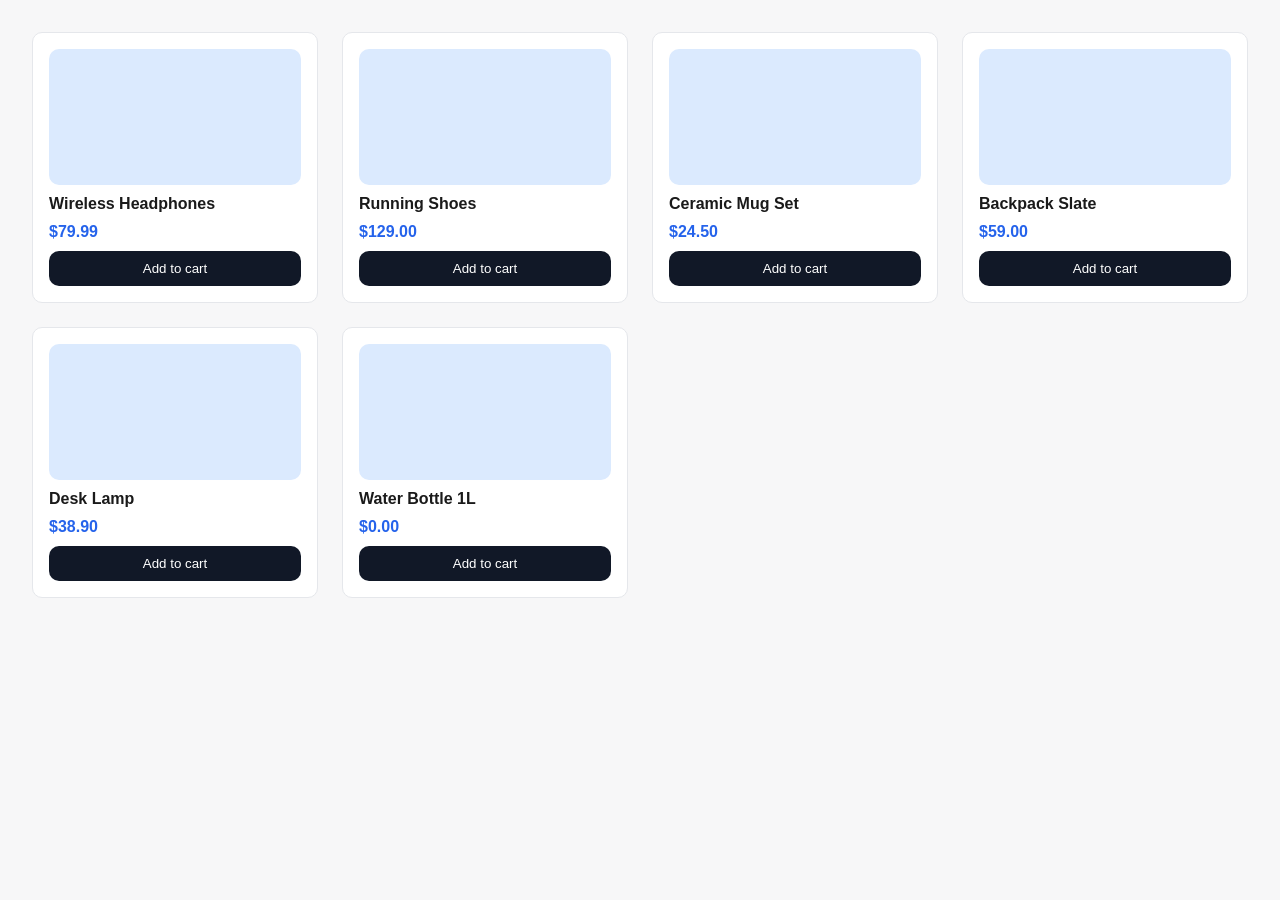
<file: task-02-product-grid/index.html>
<!DOCTYPE html>
<html lang="en">
<head>
  <meta charset="UTF-8">
  <meta name="viewport" content="width=device-width, initial-scale=1.0">
  <title>Task 02 — Product Grid</title>
  <link rel="stylesheet" href="styles.css">
</head>
<body>
  <!-- TODO: use CSS Grid  — .product-grid should lay out .product-card items
       in equal-size responsive columns with repeat(auto-fill, minmax(...))
       so the grid reflows automatically as the viewport shrinks or grows,
       with no media queries needed -->
  <main class="product-grid">
    <article class="product-card">
      <div class="img-placeholder"></div>
      <h2 class="product-name">Wireless Headphones</h2>
      <p class="product-price">$79.99</p>
      <button type="button">Add to cart</button>
    </article>
    <article class="product-card">
      <div class="img-placeholder"></div>
      <h2 class="product-name">Running Shoes</h2>
      <p class="product-price">$129.00</p>
      <button type="button">Add to cart</button>
    </article>
    <article class="product-card">
      <div class="img-placeholder"></div>
      <h2 class="product-name">Ceramic Mug Set</h2>
      <p class="product-price">$24.50</p>
      <button type="button">Add to cart</button>
    </article>
    <article class="product-card">
      <div class="img-placeholder"></div>
      <h2 class="product-name">Backpack Slate</h2>
      <p class="product-price">$59.00</p>
      <button type="button">Add to cart</button>
    </article>
    <article class="product-card">
      <div class="img-placeholder"></div>
      <h2 class="product-name">Desk Lamp</h2>
      <p class="product-price">$38.90</p>
      <button type="button">Add to cart</button>
    </article>
    <article class="product-card">
      <div class="img-placeholder"></div>
      <h2 class="product-name">Water Bottle 1L</h2>
      <p class="product-price">$0.00</p>
      <button type="button">Add to cart</button>
    </article>
  </main>
</body>
</html>
</file>
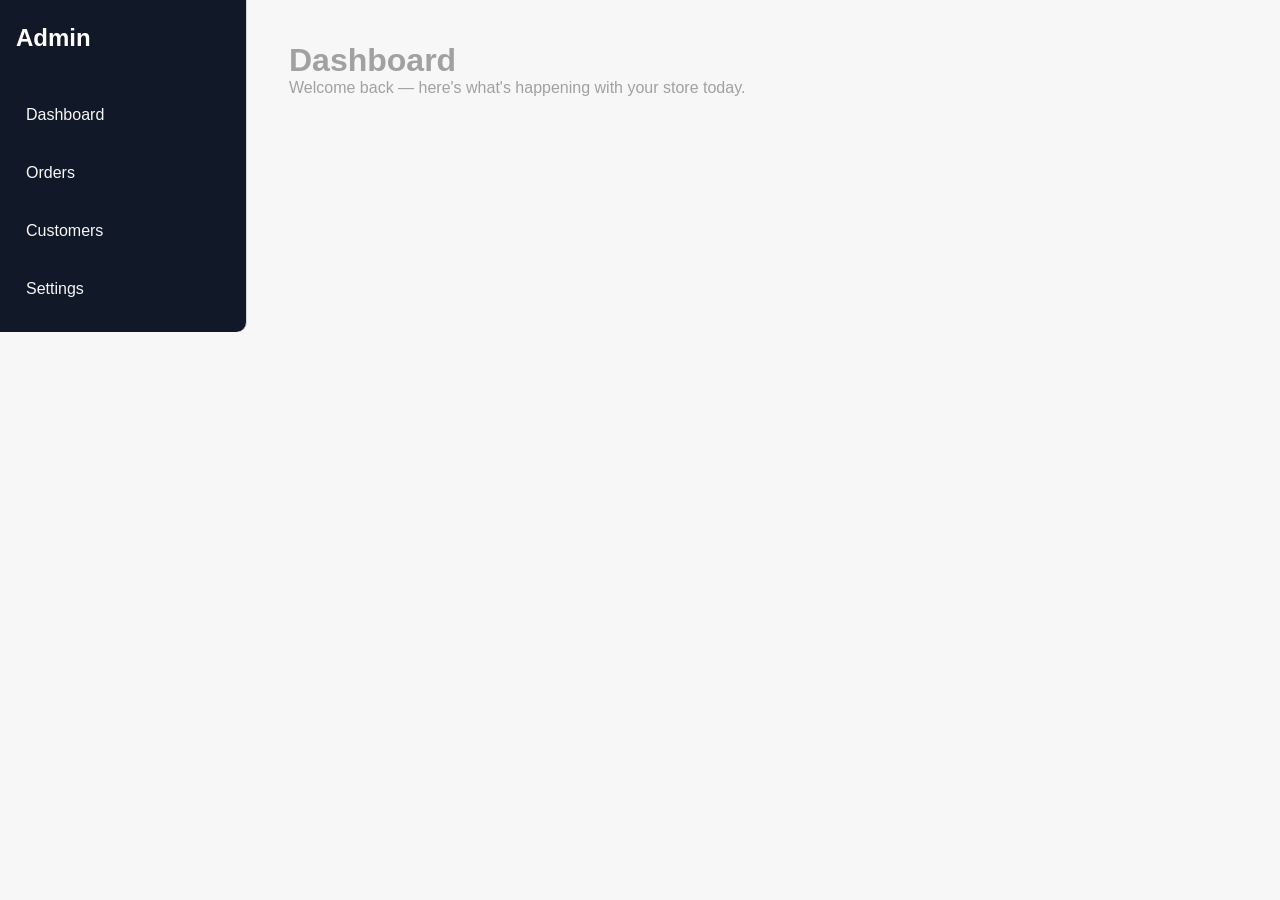
<file: task-03-sidebar-layout/index.html>
<!DOCTYPE html>
<html lang="en">

<head>
  <meta charset="UTF-8">
  <meta name="viewport" content="width=device-width, initial-scale=1.0">
  <title>Task 03 — Sidebar Layout</title>
  <link rel="stylesheet" href="styles.css">
</head>

<body>
  <!-- TODO: use Flexbox — .app-shell should place .sidebar at a fixed
       width and let .main-content flex to fill the remaining space -->
  <div class="app-shell">
    <nav class="sidebar">
      <div class="logo">Admin</div>
      <a href="#">Dashboard</a>
      <a href="#">Orders</a>
      <a href="#">Customers</a>
      <a href="#">Settings</a>
    </nav>
    <main class="main-content">
      <h1>Dashboard</h1>
      <p> Welcome back — here's what's happening
        with your store today.</p>
    </main>
  </div>
</body>

</html>
</file>
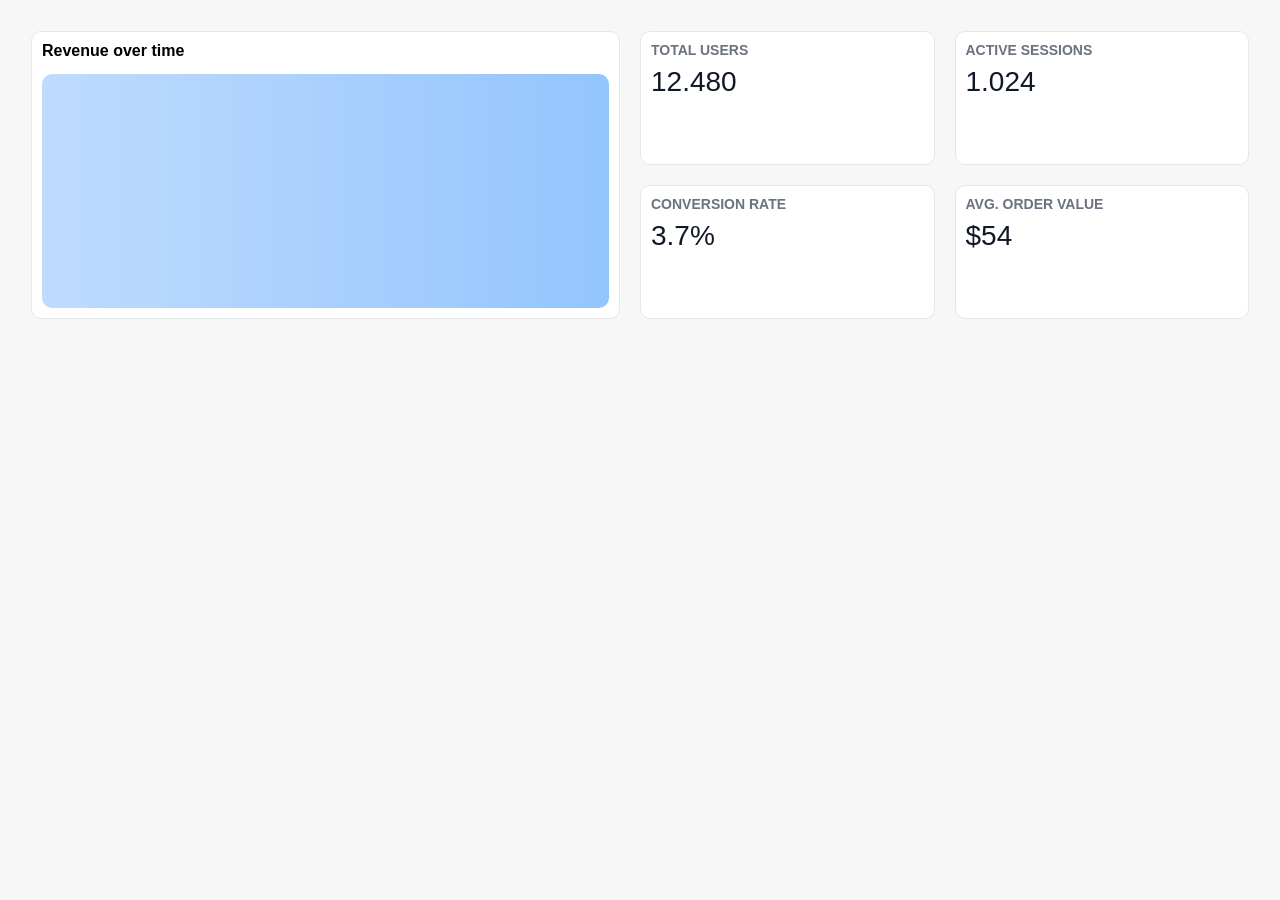
<file: task-04-dashboard-unequal/index.html>
<!DOCTYPE html>
<html lang="en">

<head>
  <meta charset="UTF-8">
  <meta name="viewport" content="width=device-width, initial-scale=1.0">
  <title>Task 04 — Dashboard (Unequal Panels)</title>
  <link rel="stylesheet" href="styles.css">
</head>

<body>

  <!-- TODO: use CSS Grid with grid-template-areas — .dashboard needs one
       large chart panel and several smaller stat-tile panels of unequal
       size arranged around it -->
  <main class="dashboard">

    <section class="panel chart-panel">
      <h2>Revenue over time</h2>
      <div class="img-placeholder">

      </div>
    </section>

    <section class="panel stat-tile">
      <h3>Total Users</h3>
      <p class="stat-value">12.480</p>
    </section>
    <section class="panel stat-tile">
      <h3>Active Sessions</h3>
      <p class="stat-value">1.024</p>
    </section>
    <section class="panel stat-tile">
      <h3>Conversion Rate</h3>
      <p class="stat-value">3.7%</p>
    </section>
    <section class="panel stat-tile">
      <h3>Avg. Order Value</h3>
      <p class="stat-value">$54</p>
    </section>

  </main>
</body>

</html>
</file>
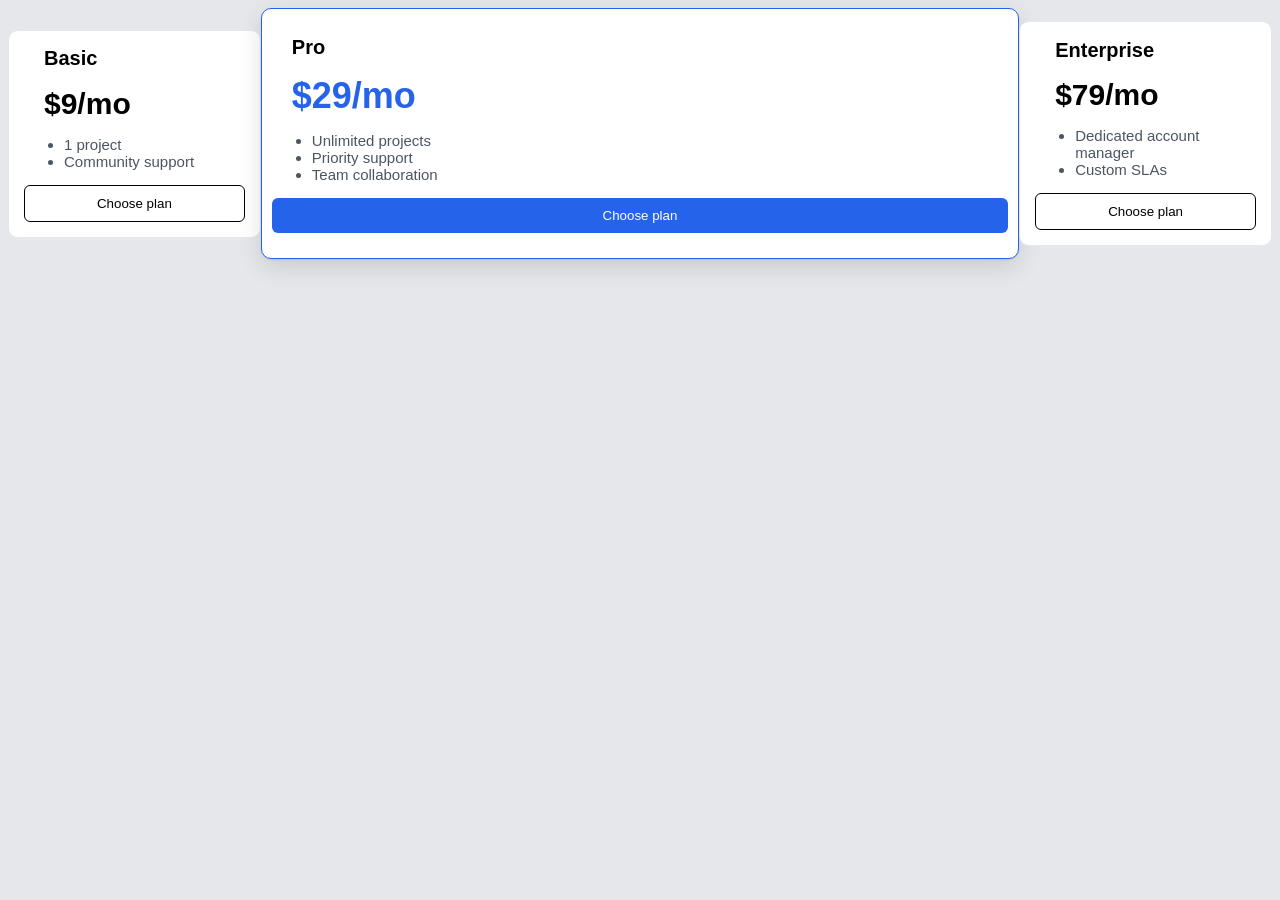
<file: task-05-pricing-cards/index.html>
<!DOCTYPE html>
<html lang="en">
<head>
  <meta charset="UTF-8">
  <meta name="viewport" content="width=device-width, initial-scale=1.0">
  <title>Task 05 — Pricing Cards</title>
  <link rel="stylesheet" href="styles.css">
</head>
<body>
  <!-- TODO: use Flexbox — .pricing-row should lay out the .pricing-card
       items in a row, with the .featured card visually emphasized
       (e.g. flex-grow or transform: scale), and the row should wrap
       onto multiple lines on narrow screens -->
  <main class="pricing-row">
    <article class="pricing-card">
      <h2>Basic</h2>
      <p class="price">$9/mo</p>
      <ul>
        <li>1 project</li>
        <li>Community support</li>
      </ul>
      <button type="button">Choose plan</button>
    </article>
    <article class="pricing-card featured">
      <h2>Pro</h2>
      <p class="price">$29/mo</p>
      <ul>
        <li>Unlimited projects</li>
        <li>Priority support</li>
        <li>Team collaboration</li>
      </ul>
      <button type="button" class="Choose">Choose plan</button>
    </article>
    <article class="pricing-card">
      <h2>Enterprise</h2>
      <p class="price">$79/mo</p>
      <ul>
        <li>Dedicated account manager</li>
        <li>Custom SLAs</li>
      </ul>
      <button type="button">Choose plan</button>
    </article>
  </main>
</body>
</html>
</file>
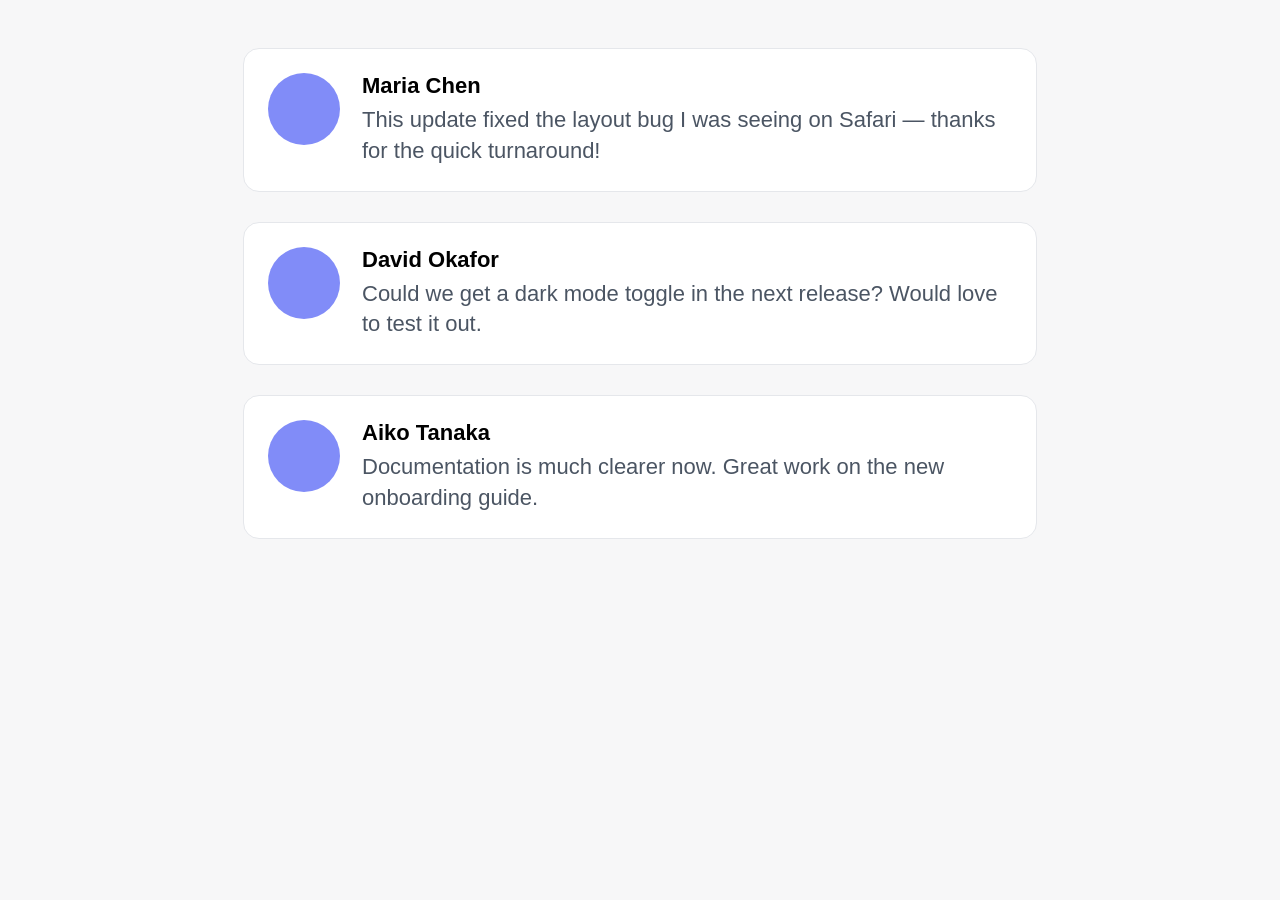
<file: task-06-media-object/index.html>
<!DOCTYPE html>
<html lang="en">

<head>
  <meta charset="UTF-8">
  <meta name="viewport" content="width=device-width, initial-scale=1.0">
  <title>Task 06 — Media Object</title>
  <link rel="stylesheet" href="styles.css">
</head>

<body>
  <!-- TODO: use Flexbox — each .comment should place a fixed-width
       .avatar next to a flexible .comment-body so the text takes up
       the rest of the row -->
  <main class="comment-list">
    <article class="comment">
      <div class="avatar"></div>
      <div class="comment-body">
        <p class="comment-author">Maria Chen</p>
        <p class="comment-text">This update fixed the layout bug I was seeing on Safari — thanks for the quick
          turnaround!</p>
      </div>
    </article>
    <article class="comment">
      <div class="avatar"></div>
      <div class="comment-body">
        <p class="comment-author">David Okafor</p>
        <p class="comment-text">Could we get a dark mode toggle in the next release? Would love to test it out.</p>
      </div>
    </article>
    <article class="comment">
      <div class="avatar"></div>
      <div class="comment-body">
        <p class="comment-author">Aiko Tanaka</p>
        <p class="comment-text">Documentation is much clearer now. Great work on the new onboarding guide.</p>
      </div>
    </article>
  </main>
</body>

</html>
</file>
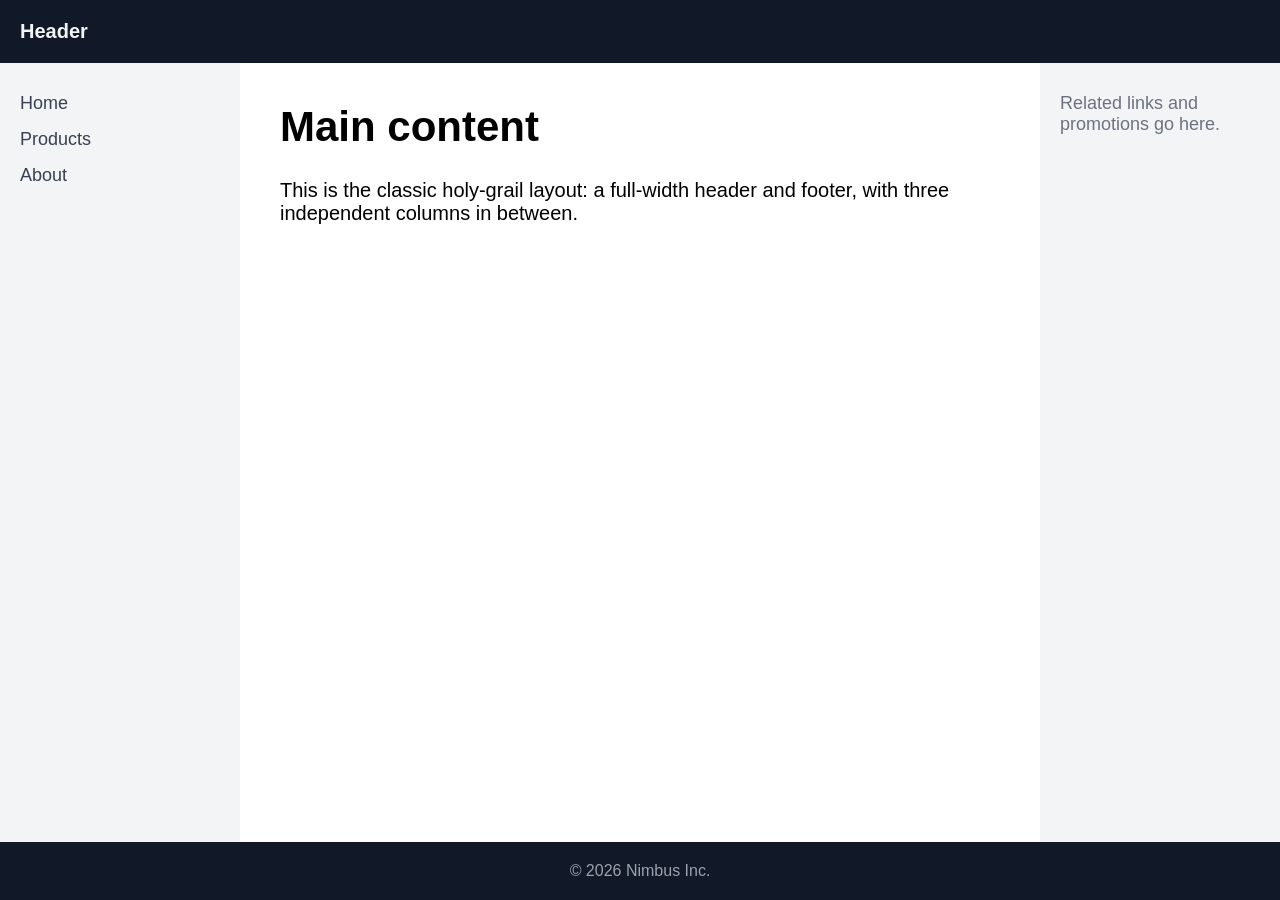
<file: task-07-holy-grail/index.html>
<!DOCTYPE html>
<html lang="en">
<head>
  <meta charset="UTF-8">
  <meta name="viewport" content="width=device-width, initial-scale=1.0">
  <title>Task 07 — Holy Grail Layout</title>
  <link rel="stylesheet" href="styles.css">
</head>
<body>
  <!-- TODO: .page-layout needs a full-width header, a full-width footer,
       and a three-column body in between (nav / content / aside) where
       nav and aside stay a fixed width and content fills the rest.
       Decide for yourself which layout technique fits this shape best —
       think about how many independent rows and columns you need to
       control at once before picking flex or grid -->
  <div class="page-layout">
    <header class="site-header">Header</header>
    <nav class="side-nav">
      <a href="#">Home</a>
      <a href="#">Products</a>
      <a href="#">About</a>
    </nav>
    <main class="content">
      <h1>Main content</h1>
      <p>This is the classic holy-grail layout: a full-width header and footer, with three independent columns in between.</p>
    </main>
    <aside class="sidebar">Related links and promotions go here.</aside>
    <footer class="site-footer">© 2026 Nimbus Inc.</footer>
  </div>
</body>
</html>
</file>
<file: task-02-product-grid/styles.css>
/* TODO: build .product-grid with CSS Grid to match the mockup */

* {
    margin: 0;
    padding: 0;

}

body {
    font-family: Arial, Helvetica, sans-serif;
    background-color: #f7f7f8;
    color: #1a1a1a;
}

.product-grid {
    display: grid;
    grid-template-columns: repeat(auto-fill, minmax(280px, 1fr));
    gap: 24px;
    padding: 32px;
}

.product-card {
    display: flex;
flex-direction: column;
gap: 10px;
    padding:16px;
    color: #1a1a1a;
    background-color: #ffffff;
    border: 1px solid #e5e7eb;
    border-radius: 10px;
}

.img-placeholder{
    width: 100%;
    height: 136px;
    background-color: #dbeafe;
    border-radius: 10px;

}

.product-name{
    font-size: 16px;
    font-weight: bold;
}
.product-price{
    color:#2563eb ;
    font-size: 16px;
    font-weight: bold;
}


.product-card button {
    width: 100%;
    margin-top: auto;
    border-radius: 10px;
    padding: 10px;
    background-color: #111827;
    color: #ffffff;
    border: none;
    cursor: pointer;
    
}
</file>
<file: task-03-sidebar-layout/styles.css>
/* TODO: build .app-shell, .sidebar and .main-content with Flexbox to match the mockup */

* {
    margin: 0;
    padding: 0;

}

body {
    font-family: Arial, Helvetica, sans-serif;
    background-color: #f7f7f8;
    color: #a1a1a1;
}

.app-shell {
    display: flex;
}

.sidebar {
    background-color: #111827;
    flex: 0 0 214px;
    display: flex;
    flex-direction: column;
    border-right: 1px solid #d1d5db;
    gap: 20px;
    padding: 24px 16px;
    border-bottom-right-radius: 10px;
    

}

.sidebar a {
    display: block;
    color: #f7f7f8;
    text-decoration: none;
    padding: 10px;
    border-radius: 10px;
}

.sidebar a:hover {
    background-color: #f7f7f8;
    color: darkblue;
}

.logo {
    font-size: 24px;
    font-weight: bold;
    margin-bottom: 24px;
    color: #fff;
}

.main-content {
    margin: 10px;
    flex: 1px;
    padding: 32px;
}

.main-content p {
    color: #a1a1a1;
}
</file>
<file: task-04-dashboard-unequal/styles.css>
* {
    margin: 0;
    padding: 0;
}

body {
    font-family: Arial, Helvetica, sans-serif;
    background-color: #f7f7f7;
}

.dashboard {
    display: grid;
    grid-template-columns: 2fr 1fr 1fr;
    grid-template-rows: repeat(2, 134px);
    gap: 20px;
    padding: 31px;

}

.chart-panel {
    grid-row: span 2;
    display: flex;
    flex-direction: column;
}

.panel {
    border: 1px solid #e5e7eb;
    border-radius: 10px;
    padding: 10px;
    background-color: white;
}

.panel h3 {
    margin: 0;
    font-size: 14px;
    font-weight: bold;
    color: #6b7280;
    text-transform: uppercase;
}

.panel p {
    margin: 8px 0 0;
    font-size: 28px;
    color: #111827;
}

.chart-panel h2 {
    margin: 0 0 14px;
    font-size: 16px;
}

.img-placeholder {
    flex: 1;
    min-width: 0;
    background: linear-gradient(to right,
            #bfdbfe,
            #93c5fd);
            border-radius: 10px;
}
</file>
<file: task-05-pricing-cards/styles.css>
/* TODO: build .pricing-row and .pricing-card with Flexbox to match the mockup */


body {
    background-color: #e5e7eb;
    font-family: Arial, Helvetica, sans-serif;
}

.pricing-row {
    display: grid;
    grid-template-columns: 1fr 3fr 1fr;
    align-items: center;

}
ul{
    color:#4b5563 ;
    font-size: 15px;
}


.pricing-card {
    background-color: white;
    border: 1px solid #e5e7eb;
    border-radius: 10px;
    padding: 0 15px;

}

.featured {
    border: 1px solid #2563eb;
    padding: 10px;
    box-shadow: 0 1px 2px rgba(0, 0, 0, 0.08), 0 8px 24px rgba(0, 0, 0, 0.12);
}

button {
    width: 100%;
    padding: 10px;
    border-radius: 6px;
    margin-bottom: 15px;
    border: 1px solid black;
    background-color: white;

}

.Choose {

    background-color: #2563eb;
    color: white;
    border: #2563eb;

}

.featured .price {

    color: #2563eb;
    font-weight: bold;
    font-size: 36px;

}
p.price{
    margin: 15px 0;
}
.price {
    padding: 0 20px;
    font-weight: bold;
    font-size: 30px;
}

h2 {
    padding: 0 20px;
    font-size: 20px;
    font-weight: bold;
}
</file>
<file: task-06-media-object/styles.css>
/* TODO: build .comment with Flexbox to match the mockup */

body {
    background-color: #f7f7f8;
    font-family: Arial, Helvetica, sans-serif;
}


.comment-list {
    display: flex;
    flex-direction: column;
    gap: 30px;
    max-width: 794px;
    margin: 48px auto;
}

.comment {
    display: flex;
    align-items: flex-start;
    gap: 22px;
    padding: 24px;
    background-color: #ffffff;
    border-radius: 16px;
    border: 1px solid #e5e7eb;
}
.avatar{
height: 72px;
width: 72px;
flex-shrink: 0;
    background-color: #818cf8;
    border-radius: 50%;
}

.comment-body{
    flex: 1;
    min-width: 0;
}

.comment-author{
    margin: 0 0 6px 0;
    font-size: 22px;
    font-weight: bold;
}

.comment-text{
    margin: 0;
    color: #4b5563;
    font-size: 22px;
    line-height: 1.4;
}
</file>
<file: task-07-holy-grail/styles.css>
/* TODO: build .page-layout to match the mockup */
body {
    margin: 0;
    background-color: #ffffff;
    font-family: Arial, Helvetica, sans-serif;
}

.page-layout {
    display: grid;
    grid-template-columns: 240px 1fr 240px;
    grid-template-rows: auto 1fr auto;
    min-height: 100vh;
}

.site-header {
    grid-column: 1/ -1;
    background-color: #111827;
    color: #f3f4f6;
    padding: 20px 20px;
    font-size: 20px;
    font-weight: bold;
}




.side-nav{
    display: flex;
    flex-direction: column;
    gap: 15px;
    padding: 30px 20px;
    background-color: #f3f4f6;
}

a {
    text-decoration: none;
    color: #374151;
    font-size: 18px;
}
.content {
    padding: 40px;
}

.content h1{
    margin-top: 0;
    font-size: 42px;
}
.content p{
    font-size: 20px;
}

.sidebar{
    padding: 30px 20px;
    background-color: #f3f4f6;
    color: #6b7280;
    font-size: 18px;
}
.site-footer {
    grid-column: 1/-1 ;
    background-color: #111827;
    color: #9ca3af;
    padding: 20px;
    text-align: center;
 
   
}
</file>
